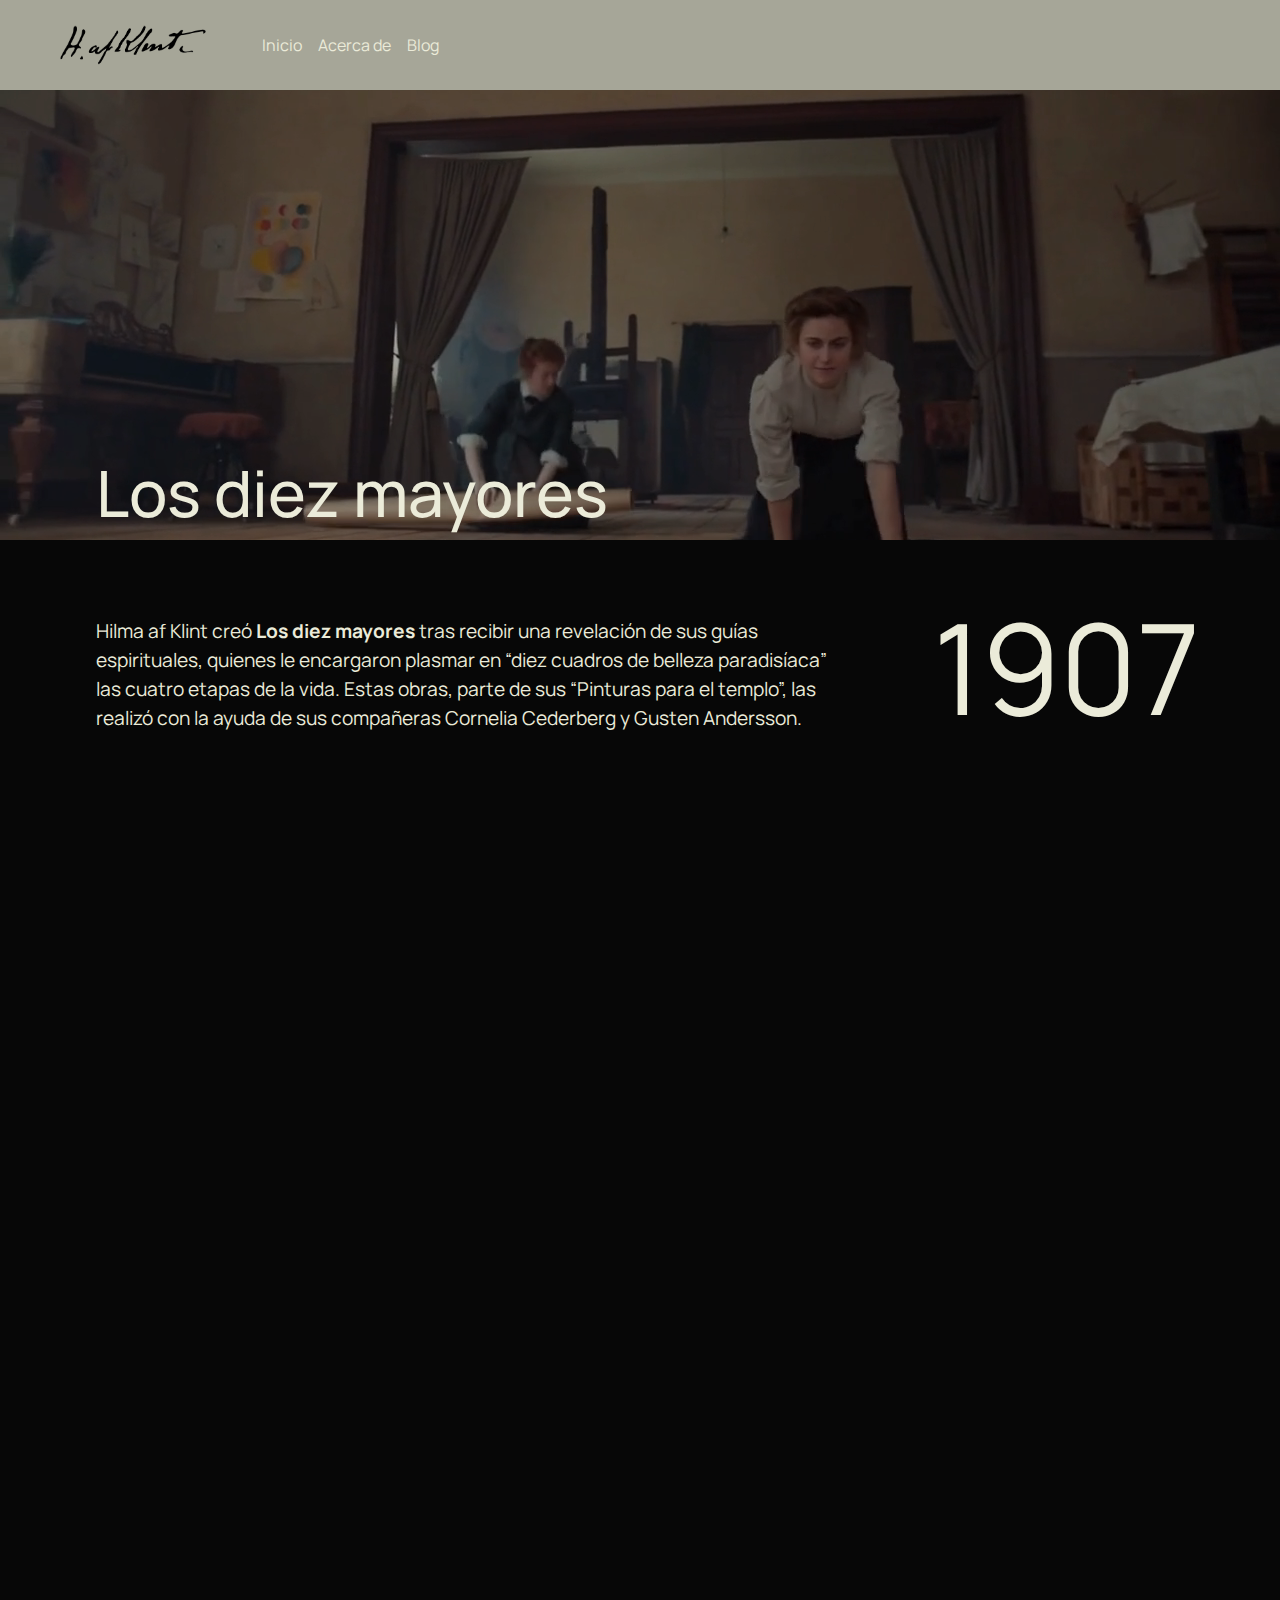
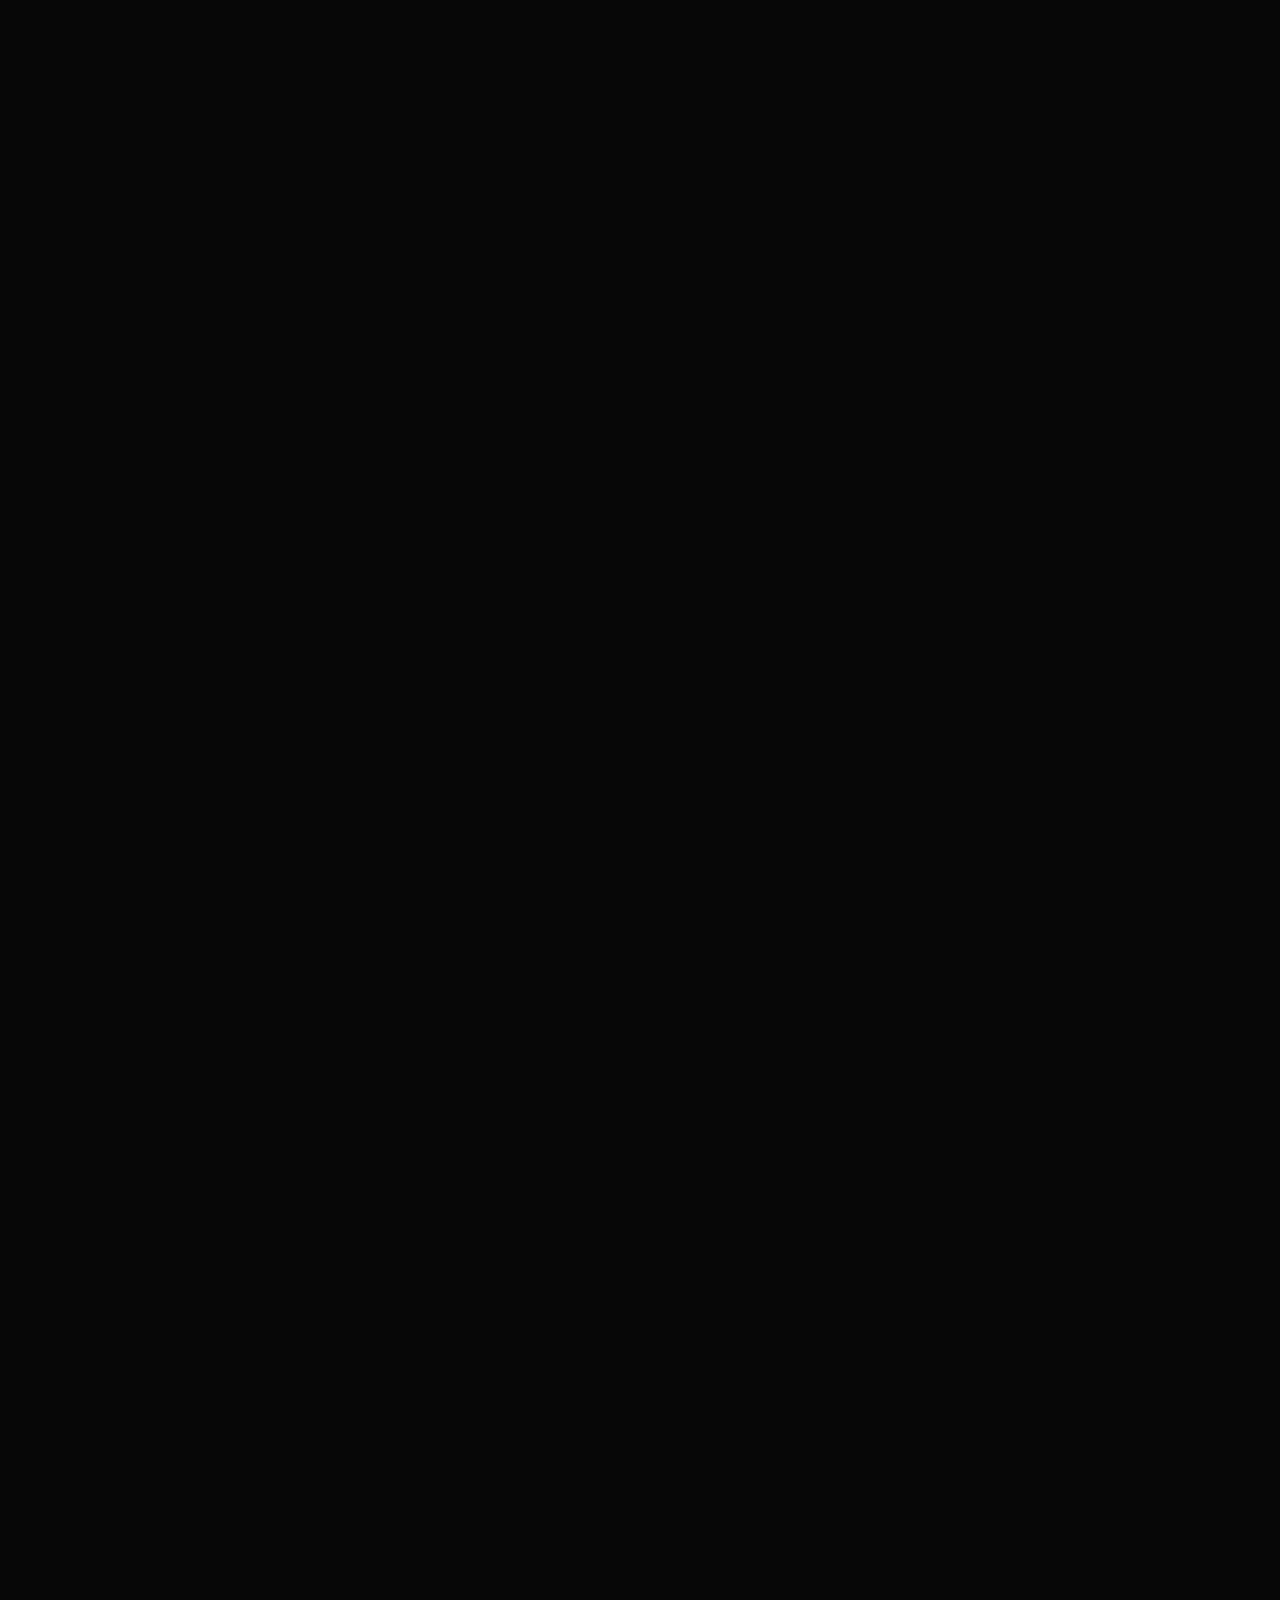
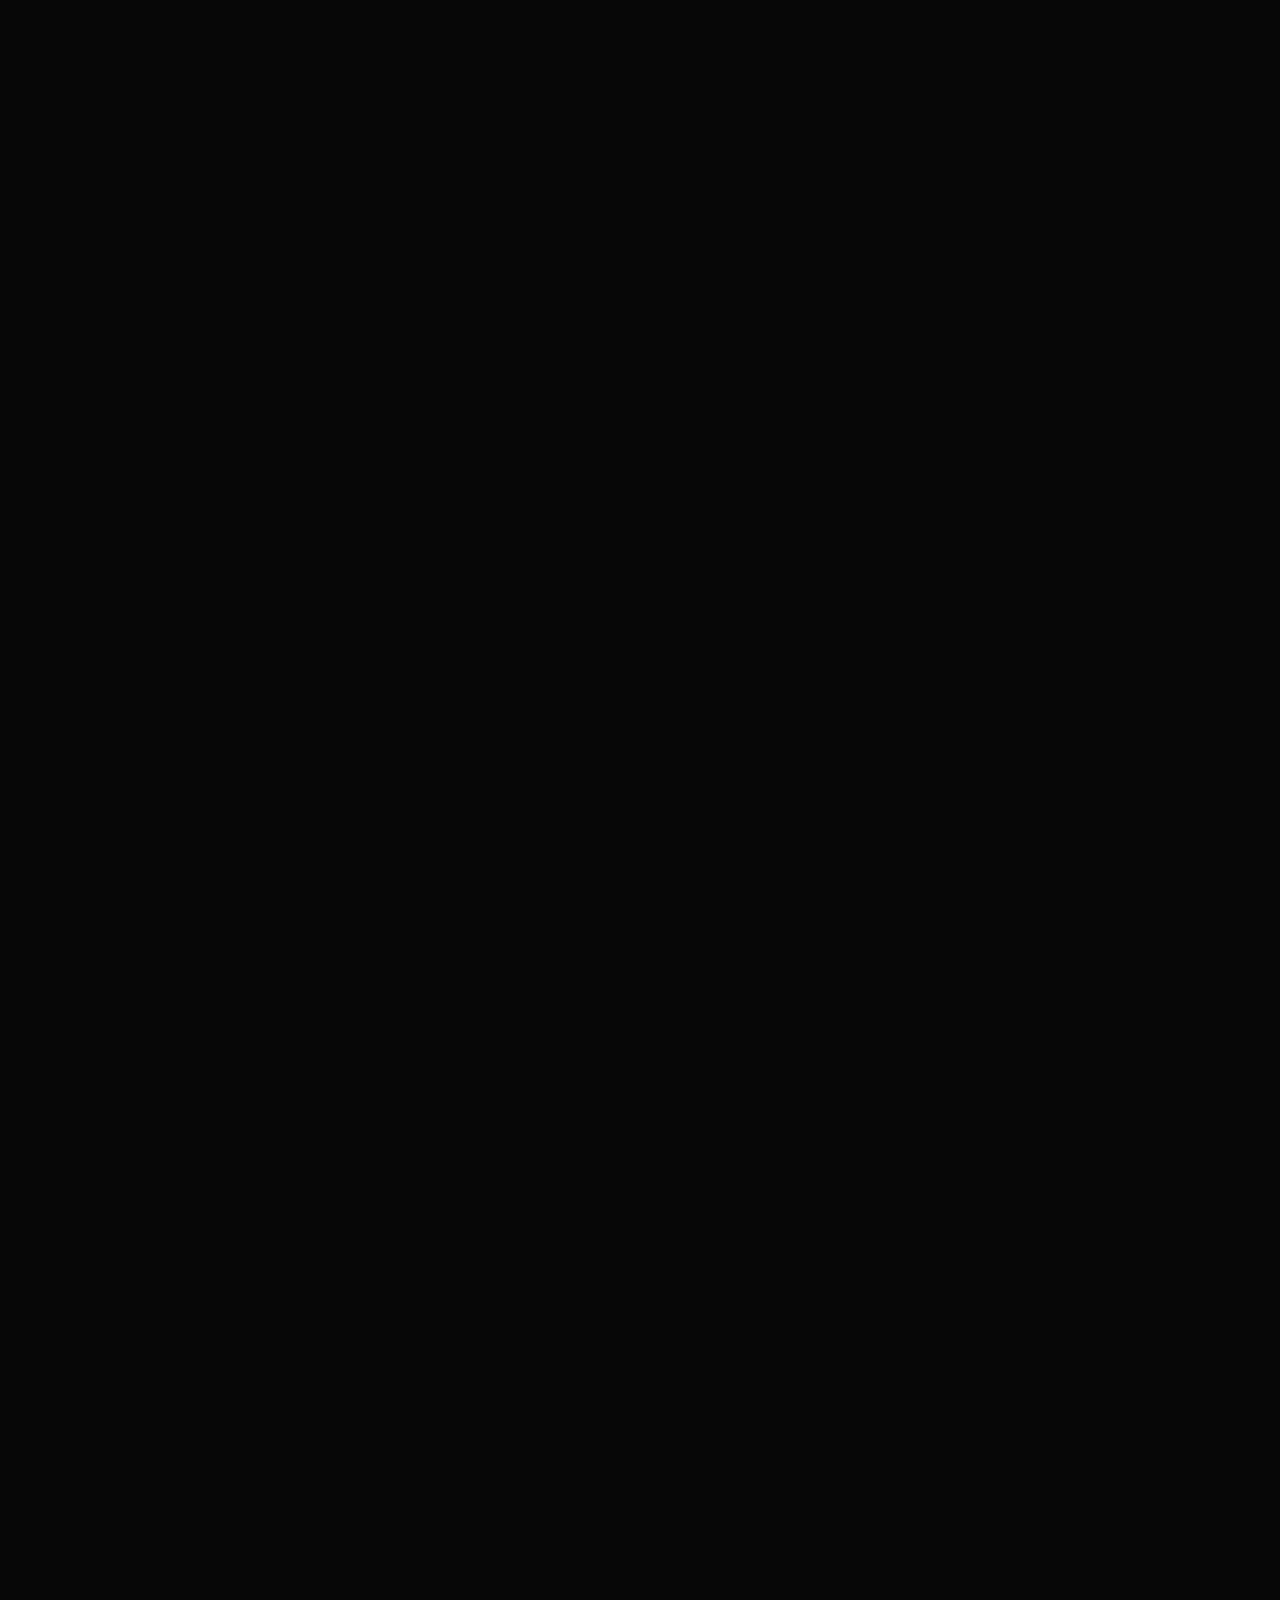
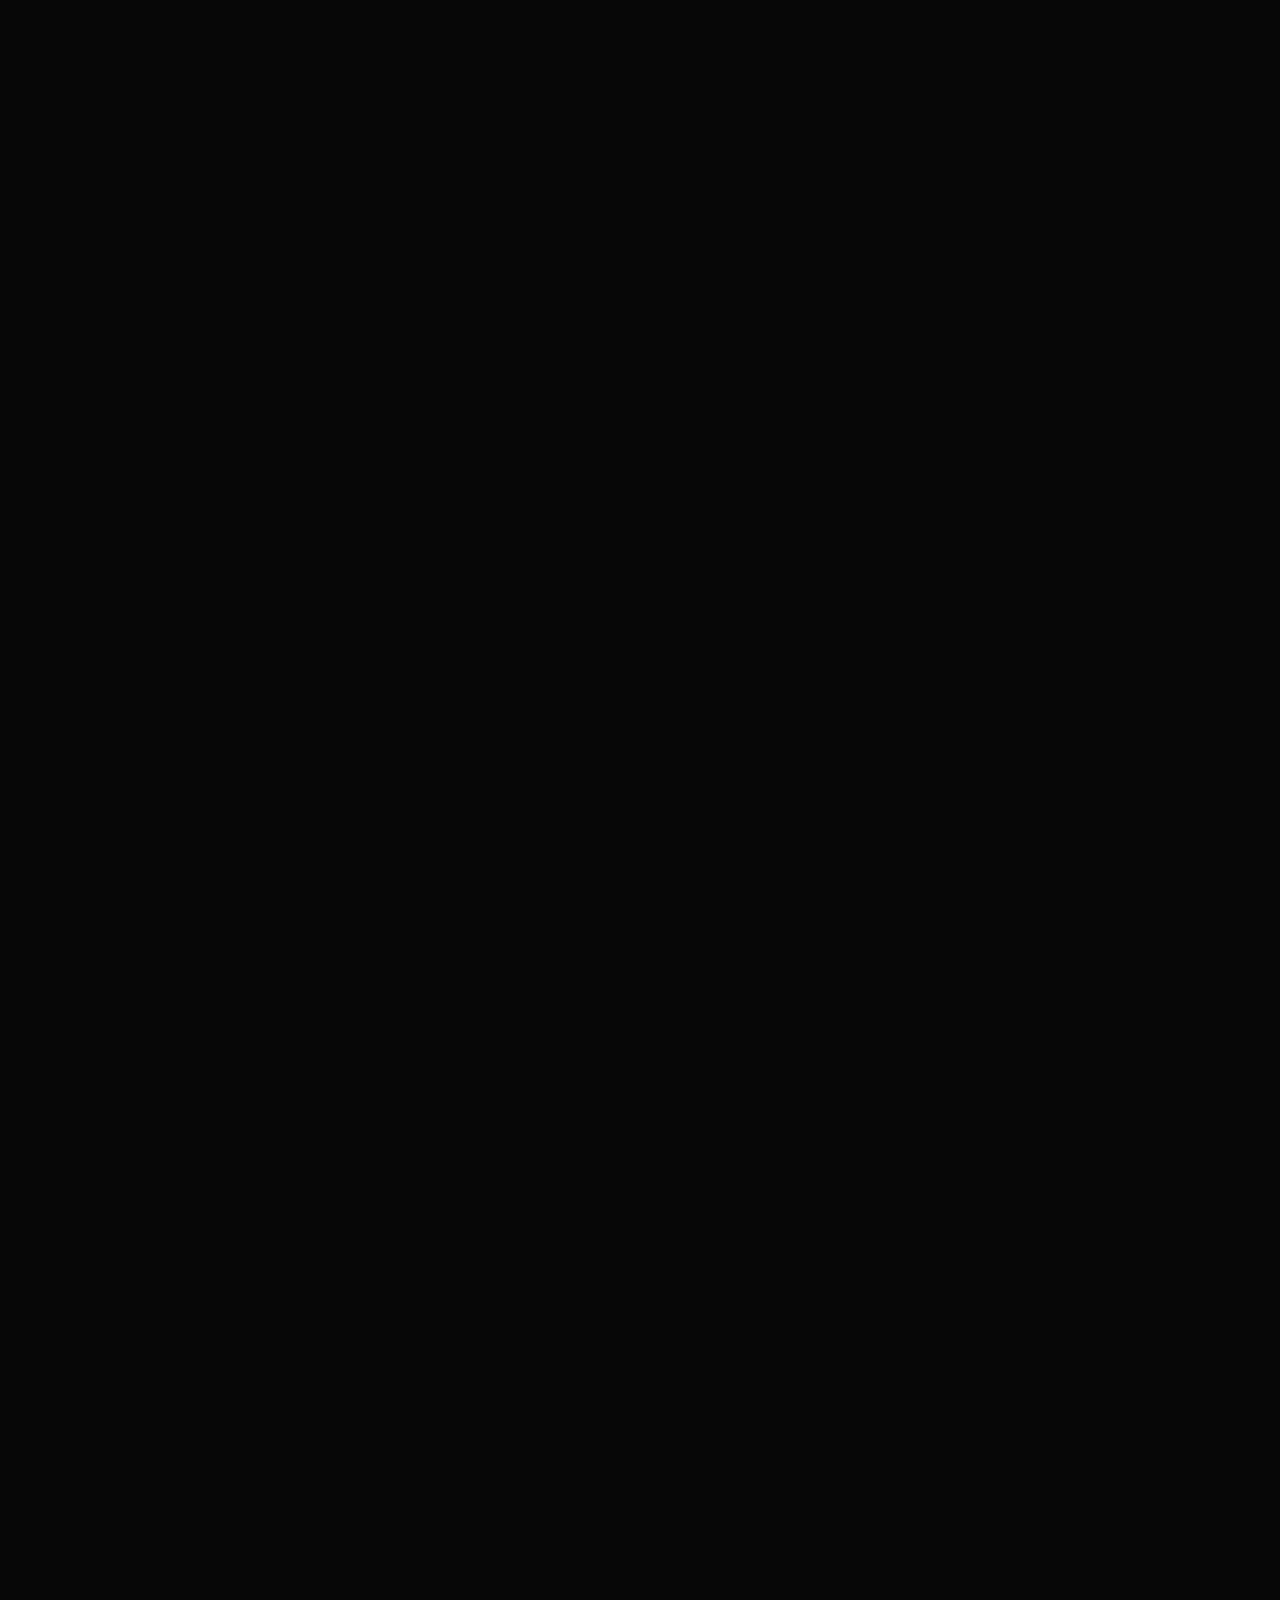
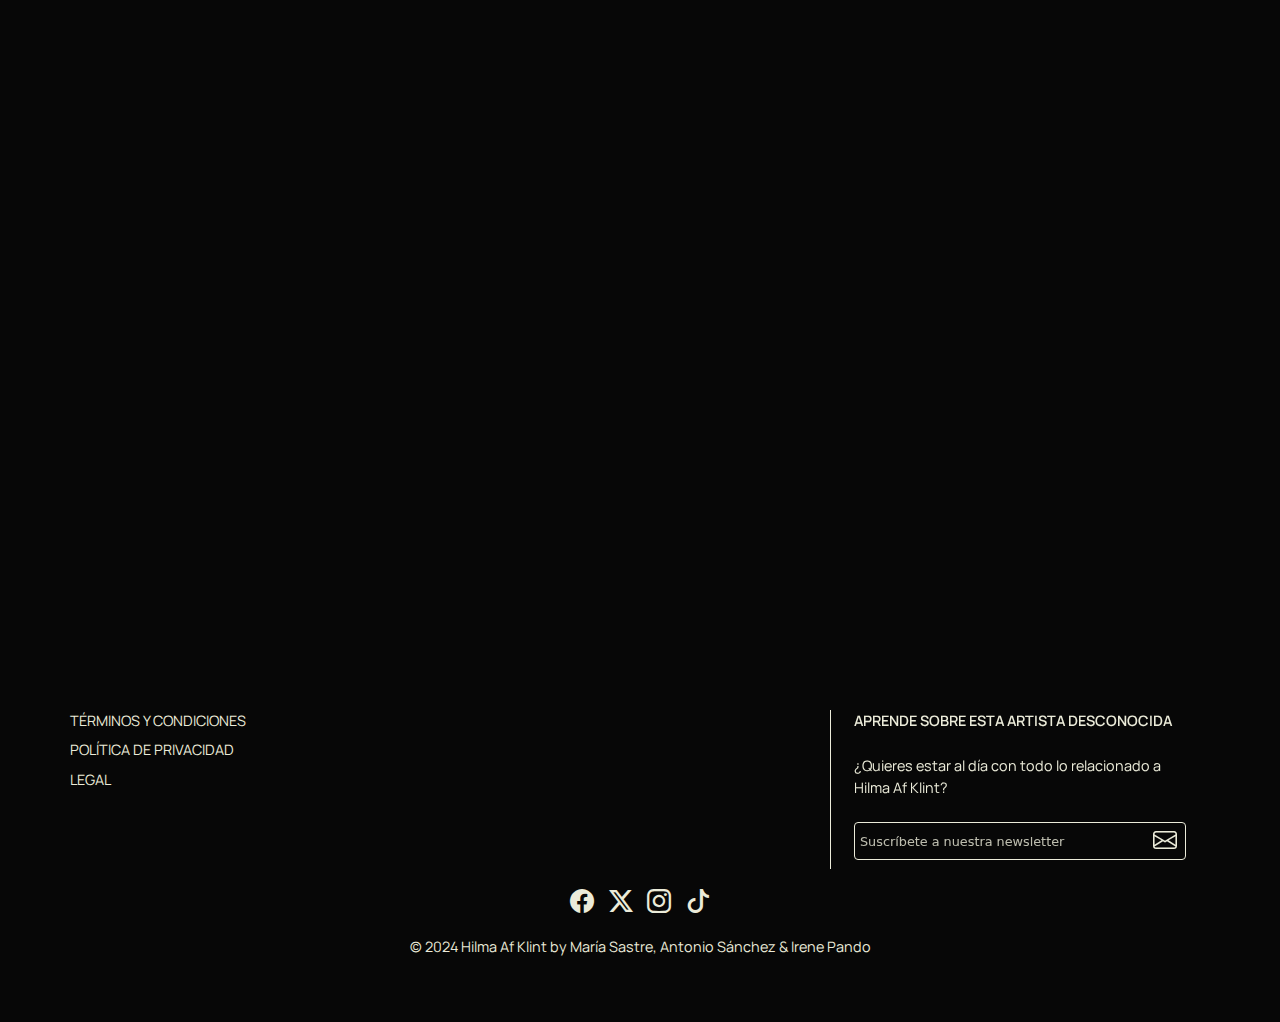
<file: works.html>
<!DOCTYPE html>
<html lang="es">
<head>
    <meta charset="UTF-8">
    <meta name="viewport" content="width=device-width, initial-scale=1.0">
    <title>Hilma Af Klimt - Los diez mayores</title>

    <link rel="icon" href="---">

    <!-- TIPOGRAFÍA -->
    <link rel="preconnect" href="https://fonts.googleapis.com">
    <link rel="preconnect" href="https://fonts.gstatic.com" crossorigin>
    <link href="https://fonts.googleapis.com/css2?family=La+Belle+Aurore&family=Manrope:wght@200..800&display=swap" rel="stylesheet">
    
    <!-- BOOTSTRAP -->
    <link rel="stylesheet" href="https://cdn.jsdelivr.net/npm/bootstrap@5.3.3/dist/css/bootstrap.min.css"/>

    <!-- BOOTSTRAP ICONOS -->
    <link rel="stylesheet" href="https://cdn.jsdelivr.net/npm/bootstrap-icons@1.11.3/font/bootstrap-icons.min.css">

    <!-- CUSTOM CSS -->
    <link rel="stylesheet" href="css/style.css">

        <!-- FAVICON  -->
<link href="media/img/favicon-01.webp" rel="icon" type="image/webp">


    <!-- JQUERY  -->
    <script src="https://cdnjs.cloudflare.com/ajax/libs/jquery/3.7.1/jquery.min.js" integrity="sha512-v2CJ7UaYy4JwqLDIrZUI/4hqeoQieOmAZNXBeQyjo21dadnwR+8ZaIJVT8EE2iyI61OV8e6M8PP2/4hpQINQ/g==" crossorigin="anonymous" referrerpolicy="no-referrer"></script>

    <!-- SLICK -->
    <link rel="stylesheet" type="text/css" href="slick/slick.css"/>
    <link rel="stylesheet" type="text/css" href="slick/slick-theme.css"/>

    <!-- AOS LIBRARY -->
    <link href="https://unpkg.com/aos@2.3.1/dist/aos.css" rel="stylesheet"/>

</head>

<body id="work">
    <!-- MENU -->
    <nav class="navbar navbar-expand-lg navbar-dark sticky-top" style="background-color: #A6A698;">
      <div class="container-fluid">
        <a class="navbar-brand" href="index.html">
          <img src="media/img/firma-04.webp" alt="" width="70" height="64">
        </a>
        <button class="navbar-toggler" type="button" data-bs-toggle="collapse" data-bs-target="#navbarSupportedContent" aria-controls="navbarSupportedContent" aria-expanded="false" aria-label="Toggle navigation">
          <span class="navbar-toggler-icon"></span>
        </button>
        <div class="collapse navbar-collapse" id="navbarSupportedContent">
          <ul class="navbar-nav me-auto mb-2 mb-lg-0">
            <li class="nav-item">
              <a class="nav-link" href="index.html">Inicio</a>
            </li>
            <li class="nav-item">
              <a class="nav-link" href="about.html">Acerca de</a>
            </li>
            <li class="nav-item">
              <a class="nav-link" href="https://defem.cargo.site/" target="_blank"> Blog</a>
            </li>
          </ul>
        </div>
      </div>
    </nav>

    <!-- HEADER -->
    <header class="bg-video-header">
      <video autoplay loop muted playsinline class="bg-video">
        <source src="media/video/HILMA10VIDEO.mp4" type="video/mp4">
      </video>
      <div class="h-100 d-flex justify-content-start align-items-end overlay">
        <div class="text-center">
          <h1 class="title">Los diez mayores</h1> 
        </div>
      </div>
    </header>

    <!-- INTRO -->
    <section id="intro">
        <div class="container-fluid">
            <div class="row ">
                <div class="col-lg-8 textintro">
                    <p>Hilma af Klint creó <strong>Los diez mayores</strong> tras recibir una revelación de sus guías espirituales, quienes le encargaron plasmar en “diez cuadros de belleza paradisíaca” las cuatro etapas de la vida. Estas obras, parte de sus “Pinturas para el templo”, las realizó con la ayuda de sus compañeras Cornelia Cederberg y Gusten Andersson.</p> 
                </div>
                <div class="col-lg-4 text-center">
                    <p class="año">1907</p>
                </div>
            </div>
        </div>
    </section>

  <!-- OBRAS -->
  <section id="paintings">

    <!-- NIÑEZ -->
    <div data-aos="fade-up" class="container-fluid">
      <div class="row childhood position-relative data-scroll">
        <div class="col-7 align-self-end mayor1">
          <img src="media/img/10MAYORES1.webp" alt="">
          <p class="nombreobra negro">n° 1 Niñez</p>          
        </div>
        <div class="position-absolute top-100 start-100 translate-middle mayor2">
          <img src="media/img/10MAYORES2.webp" alt="">
          <p class="nombreobra blanco">n° 2 Niñez</p>
        </div>
      </div>
    </div>

    <!-- JUVENTUD -->
    <div data-aos="fade-up" class="container-fluid">
      <div class="row youth position-relative ms-auto">
        <div class="position-absolute top-50 start-0 translate-middle mayor3">
            <img src="media/img/10MAYORES3.webp" alt="">
            <p class="nombreobra gris">n° 3 Juventud</p>
        </div>
        <div class="col-7 align-self-end mayor4">
            <img src="media/img/10MAYORES4.webp" alt="">
            <p class="nombreobra negro">n° 4 Juventud</p>
        </div>
      </div>
    </div>

    <!-- CITA -->
    <div data-aos="fade-up" class="quote">
    <p> <span class="detalleletra">L</span>as imágenes fueron pintadas directamente a través de mí, sin dibujos preliminares, y con gran fuerza.”</p>
    </div>

    <!-- MADUREZ -->
    <div data-aos="fade-up" class="container-fluid">
      <div class="row adulthood position-relative">
        <div class="col-5 mayor5">
            <img src="media/img/10MAYORES5.webp" alt="">
            <p class="nombreobra negro">n° 5 Madurez</p>
        </div>
        <div class="col-5 mayor5">
            <img src="media/img/10MAYORES6.webp" alt="">
            <p class="nombreobra negro">n° 6 Madurez</p>
        </div>

        <div class="w-100"></div>
        
        <div class="col-5 mayor5">
            <img src="media/img/10MAYORES7.webp" alt="">
            <p class="nombreobra negro">n° 7 Madurez</p>
        </div>
        <div class="col-5 mayor5">
            <img src="media/img/10MAYORES8.webp" alt="">
            <p class="nombreobra negro">n° 8 Madurez</p>
        </div>
      </div>
    </div>

    <!-- ANCIANIDAD -->
    <div data-aos="fade-up" class="container-fluid">
      <div class="row old position-relative ms-auto">
        <div class="position-absolute top-50 start-0 translate-middle mayor3">
            <img src="media/img/10MAYORES9.webp" alt="">
            <p class="nombreobra blanco">n° 9 Ancianidad</p>
        </div>
        <div class="col-7 align-self-end mayor4">
            <img src="media/img/10MAYORES10.webp" alt="">
            <p class="nombreobra negro">n° 10 Ancianidad</p>
        </div>
      </div>
    </div>
    
    <!-- CARRUSEL -->
    <div data-aos="fade-up" class="responsive">
      <div> <img src="media/img/CARRUSEL1.webp" alt="" class="img-fluid"> </div>
      <div> <img src="media/img/CARRUSEL2.webp" alt="" class="img-fluid"> </div>
      <div> <img src="media/img/CARRUSEL3.webp" alt="" class="img-fluid"> </div>
      <div> <img src="media/img/CARRUSEL4.webp" alt="" class="img-fluid"> </div>
    </div>
</section>

<!-- FOOTER -->
<footer class="d-flex flex-column align-items-center p-5">
    <div class="container w-100 w-xl-75">
      <div class="row">
        <div class="col-12 col-md-6 col-lg-8 terms py-4 px-0">
          <p class="mb-2">TÉRMINOS Y CONDICIONES</p>
          <p class="mb-2">POLÍTICA DE PRIVACIDAD</p>
          <p class="mb-2">LEGAL</p>
        </div>
        <div class="col-12 col-md-6 col-lg-4 nl-text p-4 d-flex flex-column position-relative">
          <p class="mb-4">APRENDE SOBRE ESTA ARTISTA DESCONOCIDA</p>
          <p class="mb-4">¿Quieres estar al día con todo lo relacionado a Hilma Af Klint?</p>
          <div class="nl d-flex flex-row">
            <input type="email" class="form-control form-nl" placeholder="Suscríbete a nuestra newsletter">
            <i class="bi bi-envelope" style="font-size: 1.5rem; color: var(--clr-beish);"></i>
          </div>
        </div>
      </div>
    </div>
    <div id="sm" class="d-flex flex-column justify-content-center align-items-center">
      <div class="iconsSM">
        <i class="bi bi-facebook" style="font-size: 1.5rem; margin: 0.2em;"></i>
        <i class="bi bi-twitter-x" style="font-size: 1.5rem; margin: 0.2em;"></i>
        <i class="bi bi-instagram" style="font-size: 1.5rem; margin: 0.2em;"></i>
        <i class="bi bi-tiktok" style="font-size: 1.5rem; margin: 0.2em;"></i>
      </div>
      <p class="my-3">© 2024 Hilma Af Klint by María Sastre, Antonio Sánchez & Irene Pando</p>
    </div>
  </footer>
  
<!-- JAVASCRIPT BOOTSTRAP -->
<script src="https://cdn.jsdelivr.net/npm/bootstrap@5.3.3/dist/js/bootstrap.bundle.min.js" integrity="sha384-YvpcrYf0tY3lHB60NNkmXc5s9fDVZLESaAA55NDzOxhy9GkcIdslK1eN7N6jIeHz" crossorigin="anonymous"></script>

<!-- SLICK -->
<script type="text/javascript" src="slick/slick.min.js"></script>

<!-- AOS LIBRARY -->
<script src="https://unpkg.com/aos@2.3.1/dist/aos.js"></script>
 
<!-- CUSTOM JS -->
<script src="js/script.js"></script>

</body>
</html>
</file>
<file: css/style.css>
/* -----ESTILOS----- */

* {
    margin: 0;
    box-sizing: border-box;
    scroll-behavior: smooth;
}

:root {
    --clr-orange: #FB7134;
    --clr-black: #070707;
    --clr-grey: #A6A698;
    --clr-beish: #EBEBD9;
    --font-details: "La Belle Aurore", serif;
    --font-main: "Manrope", serif;
    --buttons-corner: 3px;
}

img {
    width: 100%;
    vertical-align: middle;
}

h1,
h2,
h3,
h4,
p,
a {
    font-family: var(--font-main);
}

a {
    text-decoration: none;
}

body {
    background-color: var(--clr-black);
}

/* -----MENU----- */

.container-fluid{
    width: 100% !important;
    }
    .navbar .container-fluid img{
        transform: scale(0.6);
        padding-right: 0;
    }
    .navbar-brand{
        padding-right: 0;
        margin: 0;
    }
    .nav-link {
        color: var(--clr-beish);
      }
      
    .sticky-top {
      position: sticky;
      top: 0;
      z-index: 998;}

/* -----LANDING----- */

#indexbody h2 {
    padding-left: 5em;

}
#indexbody h1 {
    font-weight: 700;
   
}


#indexbody p {

    font-size: 13px;
    color: var(--clr-beish)
}

  /* -----3DVIEWER----- */
  
  #landing header {
    width: 100%;
    height: 100vh; 
    position: relative;
    overflow: hidden; 
    z-index: 10;
}
#landing .header-content {
    position: absolute;
    top: 0;
    left: 0;
    width: 100%;
    height: 100%;
    display: flex;
    justify-content: center;
    align-items: center;
    color: white;
    text-align: center;
    font-size: 24px;
    text-shadow: 2px 2px 5px rgba(0, 0, 0, 0.5)}


    #landing model-viewer {
    width: 100vw;  
    height: 100vh; 
    object-fit: cover;  
    position: absolute; 
}


/* -----LISTA----- */

#landing #main{
    position: relative;
}

#landing #main ul {
    padding: 0;
    margin: 0;
    list-style: none;
}

#landing .clasificacion {
    position: relative;
    display: flex;
    align-items: center;
    justify-content: center;
    padding: 12px 0;
}

#landing .clasificacion::before {
    content: '';
    position: absolute;
    width: 90vw;
    height: 1px;
    background-color: #ffffff;
    left: 50%;
    transform: translateX(-50%);
    top: 0;
}


#landing #main ul li:last-child::after {
    bottom: 0;
    content: '';
    position: absolute;
    width: 90vw;
    height: 1px !important;
    background-color: #ffffff;
    left: 50%;
    transform: translateX(-50%);
}



#landing .titulo {
    display: flex;
    align-items: center;
    justify-content: center; 
    position: relative; 
    width: 100%; 
}


#landing .titulo p {
    color: white;
    font-size: 20px;
    margin: 0;
}

#landing .detalle{
    font-family:var(--font-details);
    font-size: 30px;
    padding-right: 0.5em;
}

#landing .image {
    opacity: 0;
    visibility: hidden;
    transition: opacity 0.3s ease-in-out, visibility 0.3s ease-in-out, transform 0.3s ease-in-out;
    transform: translateY(-10px);
}

#landing .titulo:hover .image {
    opacity: 1;
    visibility: visible;
    transform: translateY(0);
}

#landing .image img {
    width: 10em;
    height: 3em;
    object-fit: cover;
    margin-left: 1em
}



/* 
/* -----MEDIA QUERIES LANDING----- */

@media only screen and (max-width: 1300px) {
    #landing header {
        width: 100%;
        /* height: 100vh;  */
   
        height: 90vh;
        position: relative;
        overflow: hidden; 
        z-index: 10;
    }
 
    #landing.header-content {
        position: absolute;
        top: -10vh;
        left: 0;
        width: 100%;
        height: 100%;
        display: flex;
        justify-content: center;
        align-items: center;
        color: white;
        text-align: center;
        font-size: 24px;
        text-shadow: 2px 2px 5px rgba(0, 0, 0, 0.5)}
        #landing model-viewer {
            width: 100vw;  
            height: 100vh; 
            object-fit: cover;  
            position: absolute; 
            transform: scale(1.2);
        }

     
 
}

@media only screen and (max-width: 900px) {
  
    #landing header {
        width: 100%;
        height: 55vh;  
        position: relative;
        overflow: hidden; 
        z-index: 10;

    }
    #landing .header-content {
        position: absolute;
        left: 0;
        width: 100%;
        height: 100%;
        display: flex;
        justify-content: center;
        align-items: center;
        color: white;
        text-align: center;
        font-size: 24px;
        text-shadow: 2px 2px 5px rgba(0, 0, 0, 0.5)}
        #landing model-viewer {
            width: 100vw;  
            height: 100vh; 
            object-fit: cover;  
            position: absolute; 
            transform: scale(1);
        }
        #landing .titulo p {
            color: white;
            font-size: 18px;
            margin: 0;
        }
        
        #landing .detalle{
            font-family:var(--font-details);
            font-size: 25px;
            padding-right: 0.5em;
        }

}

@media only screen and (max-width: 600px) {
      
    #landing header {
        width: 100%;
        height: 45vh; 
        position: relative;
        overflow: hidden; 
        z-index: 10;
    }
    #landing .header-content {
        position: absolute;
        left: 0;
        width: 100%;
        height: 100%;
        display: flex;
        justify-content: center;
        align-items: center;
        color: white;
        text-align: center;
        font-size: 24px;
        text-shadow: 2px 2px 5px rgba(0, 0, 0, 0.5)}
    #landing model-viewer {
        width: 100vw;  
        height: 100vh; 
        object-fit: cover;  
        position: absolute; 
        transform: scale(1);
    }

    #landing .titulo p {
        color: white;
        font-size: 12px;
        margin: 0;
    }
    
    #landing .detalle{
        font-family:var(--font-details);
        font-size: 20px;
        padding-right: 0.5em;
    }
} 


/* -----ABOUT----- */

.button {
    border-radius: var(--buttons-corner);
    border: 1px solid var(--clr-black);
    background-color: var(--clr-beish);
    color: var(--clr-black);
    padding: 0.2em 1.2em;
    text-decoration: none;
    box-shadow: rgba(0, 0, 0, 0.295) 0px 2px 8px;
    font-weight: 450;
    font-size: 20px;
    text-align: center;
    font-family: var(--font-main);
    margin-bottom: 0.4em;
}

.button:hover {
    background-color: #bebeb0;
}



#about {
    background-color: var(--clr-orange);
    display: flex;
    flex-direction: row;
}

#about #about-img {
    width: 40%;
}

#about #about-img img{
    background-position: center;
    background-repeat: no-repeat;
    background-size: cover;
}

#about #about-txt {
    width: 60%;
    display: flex;
    flex-direction: column;
    align-items: center;
    justify-content: center;
}

#about #about-parrafo a {
    color: var(--clr-beish);
}

.custom-tooltip {
    --bs-tooltip-bg: var(--clr-grey);
    --bs-tooltip-color: white;
    --bs-tooltip-opacity: 1;
  }

#about h2 {
    font-family: var(--font-details) !important;
    padding-left: 5em;
}
#about h1 {
    font-weight: 700;
    text-align: center;
    padding-top: 0.8em;
}

#about-parrafo {
    width: 60%;
    padding: 2em 0;
}

#about #about-txt p {
    text-align: center;
    font-size: 13px;
    color: black;
    padding: 5px 0;
}

@media only screen and (max-width: 1300px) {
    #about {
        padding-bottom: 3em;
    }
}

@media only screen and (max-width: 900px) {
    #about-parrafo {
        width: 80%;
    }
}

@media only screen and (max-width: 600px) {
    #about {
        flex-direction: column;
    }
    #about #about-img {
        width: 90%;
        left: 0;
    }
    #about #about-txt {
        width: 100%;
    }
    #about #about-txt > div {
        width: 80%;
    }
    #about h1 {
        padding-top: 1em;
        font-size: 34px;
    }
    #about h2 {
        text-align: right;
        padding-left: 0em;
    }
    #about-parrafo {
        width: 85%;
        padding: 1em 0;
    }
    #about {
        padding-bottom: 3em;
    }
} 

/* SECCION WORKS----- */

#work body {
    background-color: var(--clr-black);
    color: var(--clr-beish);
}

.textintro p {
    margin-bottom: 0;
}

.title {
    font-size: 4rem !important;
    color: var(--clr-beish);
}

  .bg-video-header {
    position: relative;
    width: 100%;
    height: 50vh;
    overflow-x: hidden;
}

.bg-video {
    position: absolute;
    top: 50%;
    left: 50%;
    width: 100%;
    height: 100%;
    object-fit: cover;
    transform: translate(-50%, -50%);
    z-index: 1;
    filter: brightness(0.7);
}

.overlay {
    position: absolute;
    top: 0;
    left: 0;
    width: 100%;
    height: 100%;
    z-index: 2;
}

/* INTRO */

#intro {
    height: 30vh;
    display: flex;
    align-items: center;
}

.textintro {
    align-self: center;
    padding-bottom: 0 !important;
    font-size: 1.2em;
    padding-left: 5em;
    color: var(--clr-beish);
}

.title {
    padding-left: 1.5em;
}

.año {
    font-size: 14vh;
    color: var(--clr-beish);
}

/* PAINTINGS */

#paintings
p {
    font-size: 2em;
}

/* NIÑEZ */

.childhood {
    background-color: var(--clr-orange);
    padding: 2em;
    padding-left: 6em;
    padding-right: 4em;
    width: 65%;
    margin-bottom: 50vh;
}

.mayor2 {
    max-width: 50% !important;
  }


.mayor3 {
    width: 40%;
}

/* YOUTH */

.youth {
    background-color: var(--clr-beish);
    padding: 2em;
    padding-left: 4em;
    justify-content: center;
    width: 65%;
}

/* QUOTE HILMA */

    .quote {
        display: flex;
        justify-content: center;
        text-align: center;
        margin: 4em;
        color: var(--clr-beish);
    }
    .quote > p {
        font-size: 2em;
        width: 65%;
    }

    .detalleletra {
        font-family: "La Belle Aurore", serif;
        font-size: 2em;
        line-height: 0.5 !important;
    }


/* ADULTHOOD */

.adulthood {
    background-color: var(--clr-beish);
    padding: 2em;
    padding-left: 6em;
    align-items: end;
    width: 80%;
    margin-bottom: 4em;
}

/* OLD AGE */

.old {
    background-color: var(--clr-orange);
    padding: 2em;
    padding-left: 4em;
    justify-content: center;
    width: 75%;
}

  /* NOMBRE DE LAS OBRAS */

  .nombreobra {
    font-family: var(--font-details);
    font-size: 1.5em;
    padding-top: 1vh;
  }

  .negro {
    color: var(--clr-black) !important;
  }

  .gris {
    color: var(--clr-grey) !important;
  }

  .blanco {
    color: var(--clr-beish) !important;
  }

/* CARRUSEL */
.responsive {
    margin-top: 5em;
  }

 /* RESPONSIVE */

 @media screen and (max-width: 1269px) { 

    .textintro {
        font-size: 1em;
        padding-left: 5.7em;
    }

    .nombreobra {
        font-family: var(--font-details);
        font-size: 1.4em !important;
        padding-top: 1vh;
        color: var(--clr-beish);
    }

    .childhood {
    margin-bottom: 40vh;
}

}

@media screen and (max-width: 1077px) { 

    .textintro {
        font-size: 0.9em;
    }
}


@media screen and (max-width: 1022px) { 

    .quote > p {
        font-size: 1.5em !important;
        width:70%;
    }
    
    .quote {
        display: flex;
        justify-content: center;
        text-align: center;
        margin: 3em;
        
    }
    }
    

@media screen and (max-width: 991px) { 

    .textintro {
        font-size: 0.9em;
        padding: 4em;
    }

    .año {
        font-size: 10vh;
        padding-bottom: 0.5em;
    }

    .title {
        padding-left: 1em !important;
    }

    .title {
        font-size: 3rem !important ;
    }

    .childhood {
        background-color: var(--clr-orange);
        padding: 2em;
        padding-left: 6em;
        width: 75%;
        margin-bottom: 35vh;
    }
 
    .mayor1 {
        width: 70% ;
    }

    .youth {
        background-color: var(--clr-beish);
        padding: 2em;
        padding-left: 4em;
        justify-content: center;
        width: 75%;
    }


}


@media screen and (max-width: 900px) {


    .childhood {
        background-color: var(--clr-orange);
        padding: 2em;
        padding-left: 6em;
        width: 75%;
        margin-bottom: 35vh;
    }

}


@media screen and (max-width: 800px) {

    .nombreobra {
        font-family: var(--font-details);
        font-size: 1.2em !important;
        padding-top: 1vh;
    }

    .adulthood {
        padding-left: 2em;
    }

    .childhood {
        margin-bottom: 30vh;
    }

}

@media screen and (max-width: 719px){
    .quote > p {
        font-size: 1.2em !important;
        width:85%;
    }

    .mayor4 {
        width: 75%;
    }
    
}

@media screen and (max-width: 680px) { 

    .textintro {
        font-size: 0.8em;
        padding: 3em;
    }

    .año {
        font-size: 6vh;
        padding-top: 0.2em;
        padding-bottom: 0.5em !important;
    }

    .title {
        padding-left: 1em;
    }

    .title {
        font-size: 2.5rem !important ;
    }
     
    .childhood {
        margin-bottom: 25vh;
    }

    .quote > p {
        font-size: 1em !important;
        width:85%;
    }

    .mayor4 {
        width: 85%;
    }

    .mayor3 {
        width: 45%;
    }
}

@media screen and (max-width: 600px) {
    .childhood {
        background-color: var(--clr-orange);
        padding: 2em;
        width: 75%;
        margin-bottom: 25vh;
    }

    .mayor2 {
        max-width: 60% !important;
      }
    
      .mayor1 {
        width:75% !important;
    }

    .adulthood {
        width: 95% !important;
    }

    .mayor5 {
        width: 50% !important;
    }
}


@media screen and (max-width: 500px) {
    .childhood {
        margin-bottom: 25vh;
    }

}

@media screen and (max-width: 400px) {
    .childhood {
        margin-bottom: 20vh;
    }

    .mayor4 {
        width: 95%;
    }
    .mayor3 {
        width: 55%;
    }

    .youth {
        width: 80%;
    }

    .mayor2 {
        width:100% !important;
    }

    .mayor10 {
        width: 95%;
    }
    .mayor9 {
        width: 55%;
    }
    .nombreobra {
        font-family: var(--font-details);
        font-size: 1em !important;
        padding-top: 1vh;
    }

    .title {
        font-size: 2em !important ;
    }

    .quote > p {
        font-size: 2em;
        width: 100%;
    }
}


/* ------------------------------------------------------------------------ */

/* -----FOOTER----- */
footer {
    background-color: var(--clr-black);
    color: var(--clr-beish);
}

.terms p,
.nl-text p,
#sm p {
    font-size: 0.9em;
}

.terms p:hover {
    cursor: pointer;
    text-decoration: underline;
}

.nl-text p:first-child {
    font-weight: 600;
}

.nl-text {
    color: var(--clr-beish);
}

.nl-text::before {
    content: "";
    position: absolute;
    left: 0;
    height: 80%; 
    width: 1px;
    background-color: var(--clr-beish);
}

.nl {
    border: 1px solid var(--clr-beish); 
    border-radius: 4px;
    padding-right: 0.5em;
}

.form-nl {
    background-color: transparent;
    border: none;
    padding: 5px; 
    outline: none; 
    color: var(--clr-beish) !important;
}

.form-nl::placeholder {
    color: var(--clr-beish);
    opacity: 0.8;
    font-family: var(--font-body);
    font-size: 0.8em;
}

.form-nl:focus {
    background-color: transparent;
    font-family: var(--font-body);
    color: var(--clr-beish-2);
}

.iconsSM i:hover {
    cursor: pointer;
    color: var(--clr-accent) !important;
}
</file>
